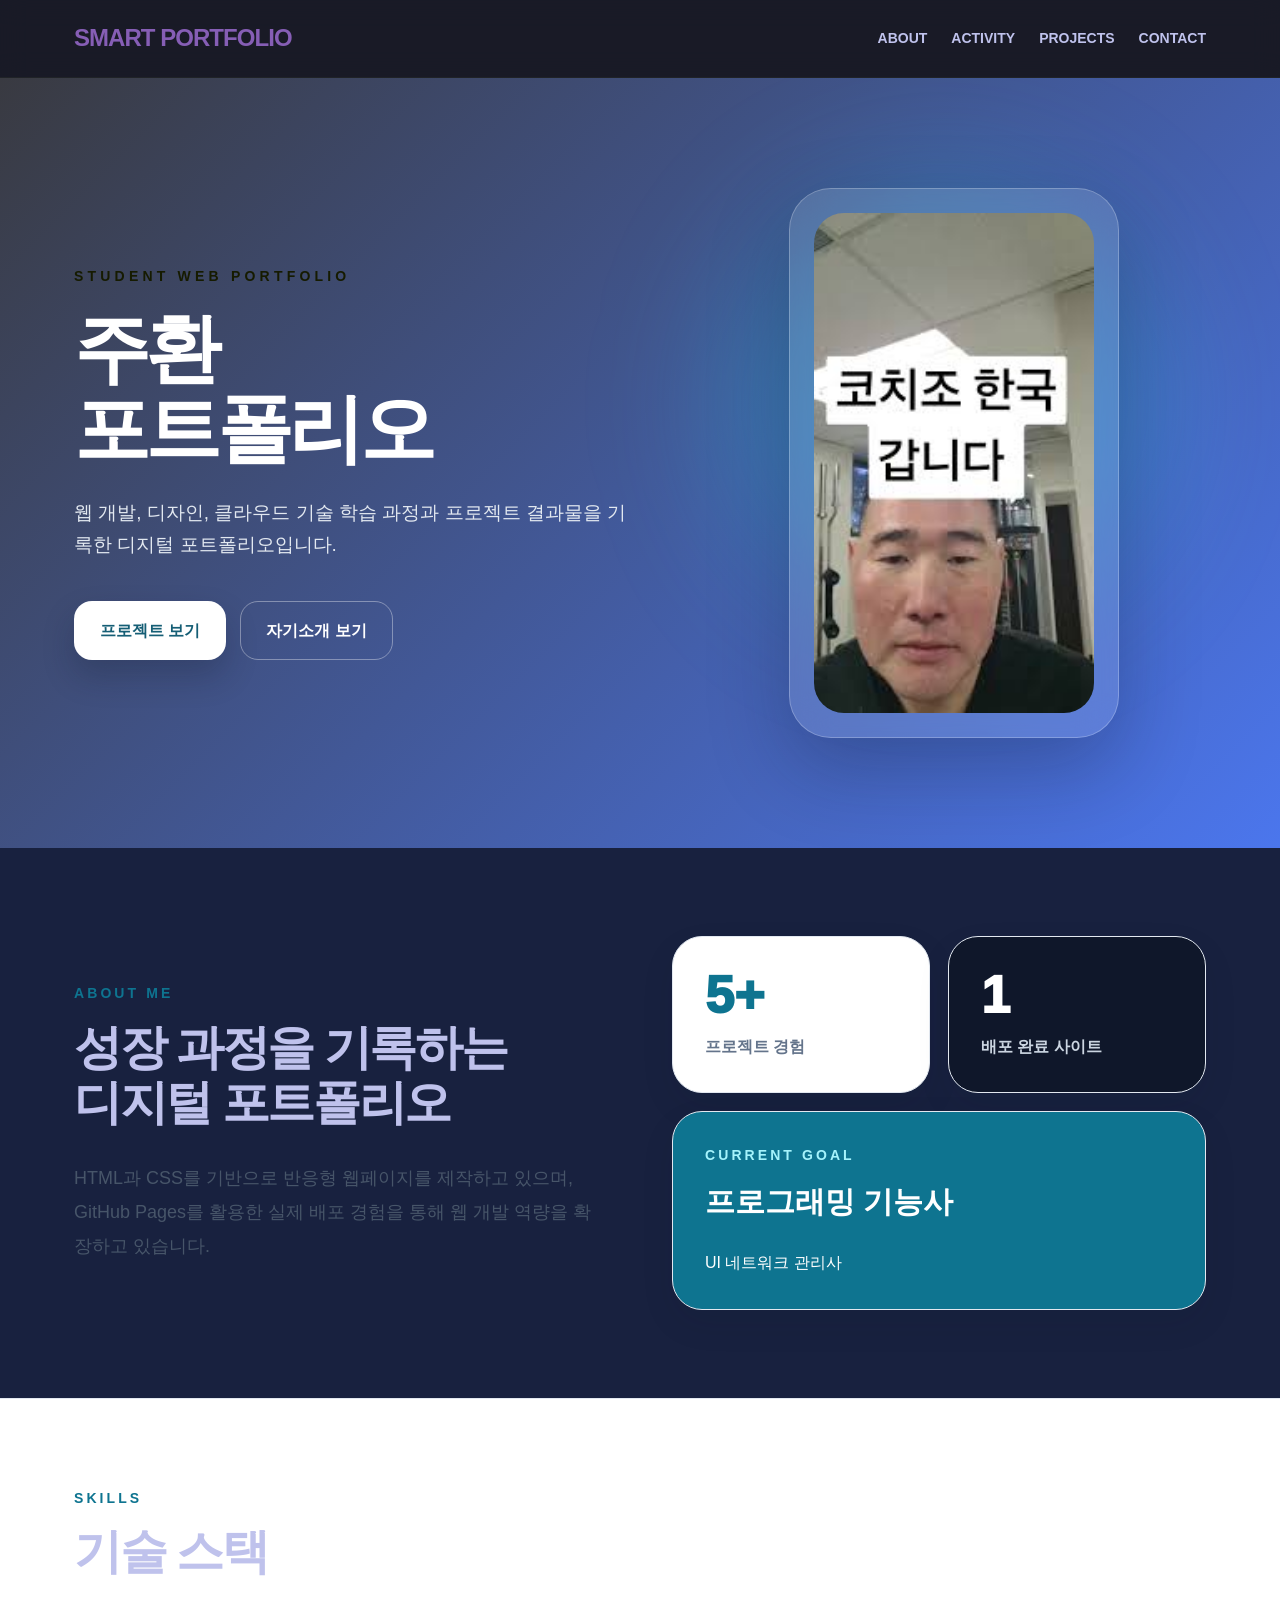
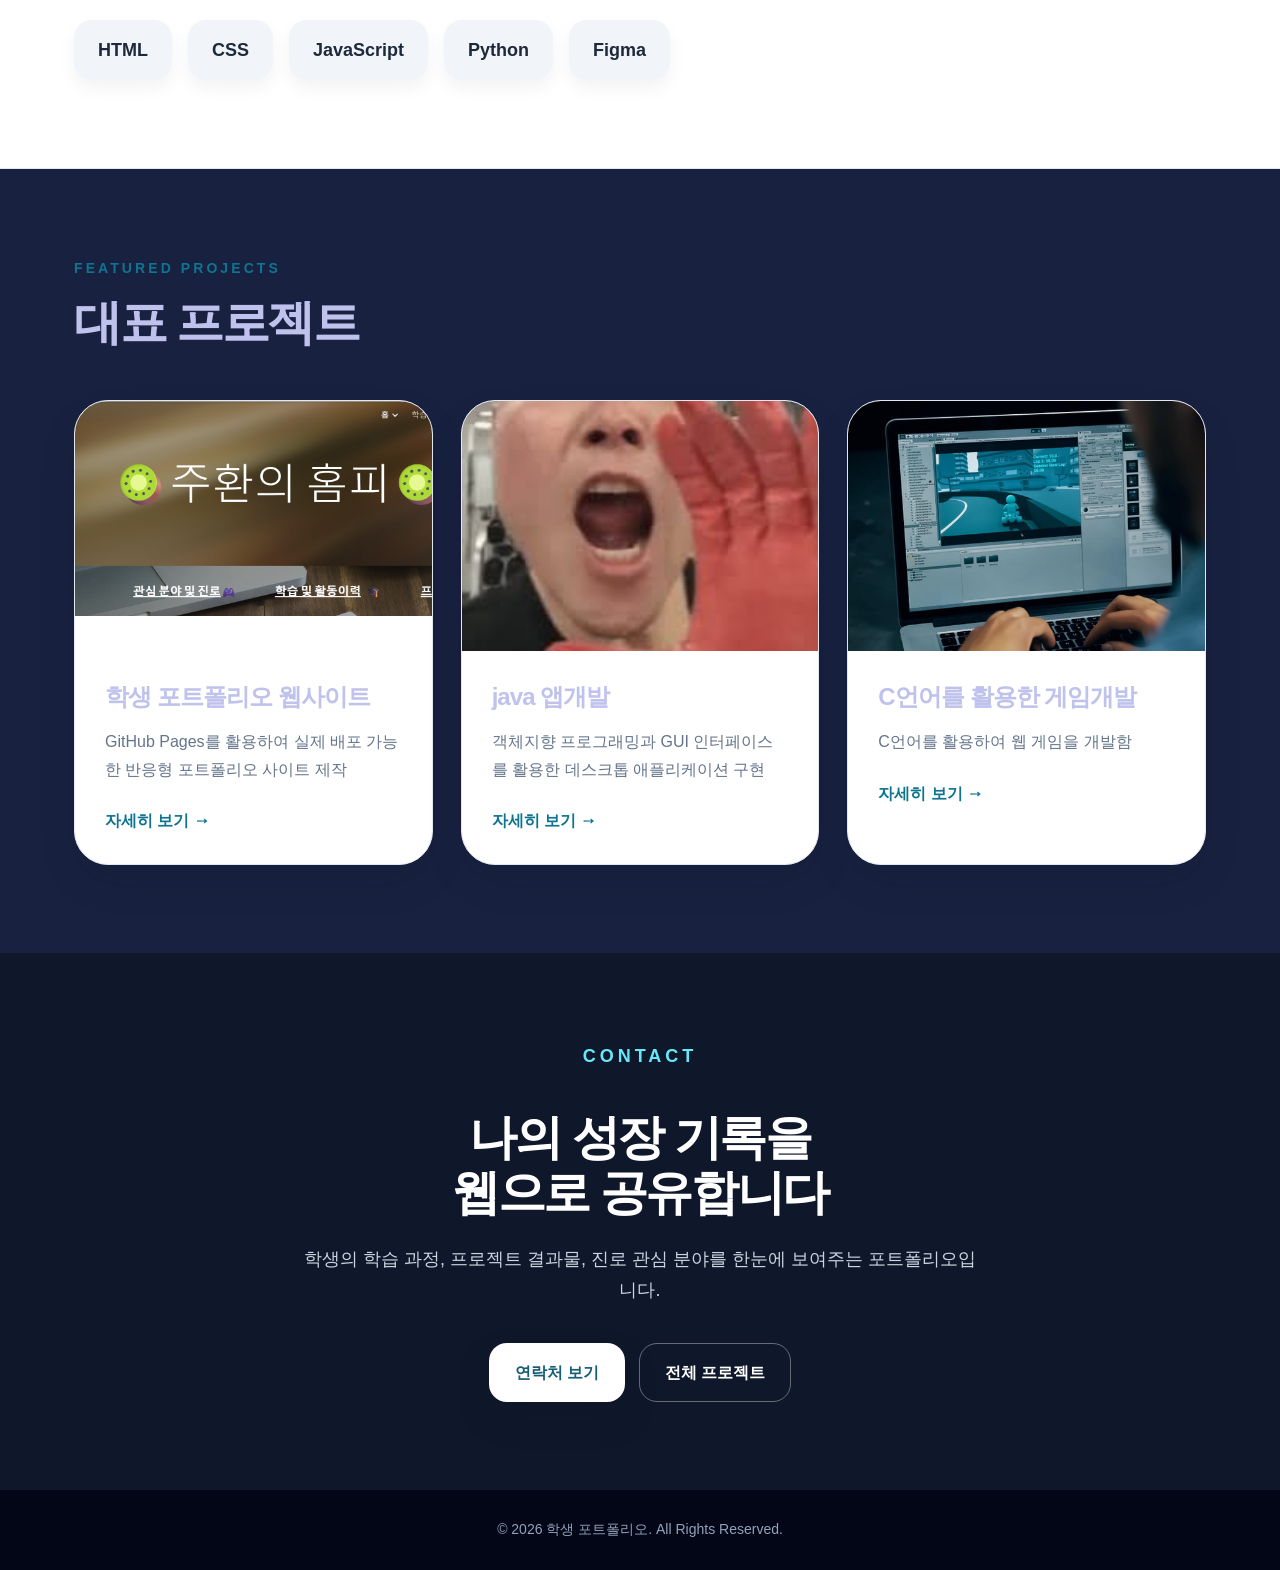
<file: index.html>
<!DOCTYPE html>
<html lang="ko">
<head>
  <meta charset="UTF-8" />
  <meta name="viewport" content="width=device-width, initial-scale=1.0" />
  <title>학생 포트폴리오</title>
  <link rel="stylesheet" href="css/style.css" />
</head>
<body>
  <header>
  <nav class="nav">
    <a href="index.html" class="logo">SMART PORTFOLIO</a>
    <ul class="menu">
      <li><a href="about.html" class="">ABOUT</a></li>
      <li><a href="activity.html" class="">ACTIVITY</a></li>
      <li><a href="projects.html" class="">PROJECTS</a></li>
      <li><a href="contact.html" class="">CONTACT</a></li>
    </ul>
  </nav>
</header>

  <section class="hero">
    <div class="hero-inner">
      <div>
        <p class="eyebrow">Student Web Portfolio</p>
        <h1>주환<br>포트폴리오</h1>
        <p class="hero-desc">
          웹 개발, 디자인, 클라우드 기술 학습 과정과 프로젝트 결과물을 기록한 디지털 포트폴리오입니다.
        </p>
        <div class="button-group">
          <a href="projects.html" class="btn btn-primary">프로젝트 보기</a>
          <a href="about.html" class="btn btn-secondary">자기소개 보기</a>
        </div>
      </div>
      <div class="hero-card">
        <img src="images/코치조.jpg" alt="프로필 이미지">
      </div>
    </div>
  </section>

  <main>
    <section>
      <div class="about-grid">
        <div>
          <p class="section-kicker">About Me</p>
          <h2 class="section-title">성장 과정을 기록하는<br>디지털 포트폴리오</h2>
          <p class="lead">
            HTML과 CSS를 기반으로 반응형 웹페이지를 제작하고 있으며, GitHub Pages를 활용한 실제 배포 경험을 통해 웹 개발 역량을 확장하고 있습니다.
          </p>
        </div>
        <div class="stat-grid">
          <div class="stat-card">
            <div class="stat-number">5+</div>
            <p class="stat-label">프로젝트 경험</p>
          </div>
          <div class="stat-card dark">
            <div class="stat-number">1</div>
            <p class="stat-label">배포 완료 사이트</p>
          </div>
          <div class="stat-card accent">
            <p class="section-kicker" style="color:#a5f3fc;">Current Goal</p>
            <h3 style="font-size:30px; line-height:1.35;">프로그래밍 기능사</h3><br>UI 네트워크 관리사</h3>
          </div>
        </div>
      </div>
    </section>

    <div class="skills-wrap">
      <div class="skills-inner">
        <p class="section-kicker">Skills</p>
        <h2 class="section-title">기술 스택</h2>
        <div class="skills-list">
          <span class="skill">HTML</span>
          <span class="skill">CSS</span>
          <span class="skill">JavaScript</span>
          <span class="skill">Python</span>
        
          <span class="skill">Figma</span>
        </div>
      </div>
    </div>

    <section>
      <p class="section-kicker">Featured Projects</p>
      <h2 class="section-title">대표 프로젝트</h2>
      <div class="project-grid">
        <article class="project-card">
          <img src="images/스크린샷 2026-05-12 113802.png" alt="웹 프로젝트 이미지">
          <div class="project-body">
            <h3>학생 포트폴리오 웹사이트</h3>
            <p>GitHub Pages를 활용하여 실제 배포 가능한 반응형 포트폴리오 사이트 제작</p>
            <a href="projects/project1.html" class="project-link">자세히 보기 →</a>
          </div>
        </article>
        <article class="project-card">
          <img src="images/조상일.jpg" alt="디자인 프로젝트 이미지">
          <div class="project-body">
            <h3>java 앱개발</h3>
            <p>객체지향 프로그래밍과 GUI 인터페이스를 활용한 데스크톱 애플리케이션 구현</p>
            <a href="projects/project2.html" class="project-link">자세히 보기 →</a>
          </div>
        </article>
        <article class="project-card">
          <img src="images/123123.jpg" alt="클라우드 프로젝트 이미지">
          <div class="project-body">
            <h3>C언어를 활용한 게임개발</h3>
            <p>C언어를 활용하여 웹 게임을 개발함</p>
            <a href="projects/project3.html" class="project-link">자세히 보기 →</a>
          </div>
        </article>
      </div>
    </section>
  </main>

  <div class="contact">
    <div class="contact-inner">
      <p class="section-kicker" style="color:#67e8f9;">Contact</p>
      <h2 class="section-title">나의 성장 기록을<br>웹으로 공유합니다</h2>
      <p>학생의 학습 과정, 프로젝트 결과물, 진로 관심 분야를 한눈에 보여주는 포트폴리오입니다.</p>
      <div class="button-group" style="justify-content:center;">
        <a href="contact.html" class="btn btn-primary">연락처 보기</a>
        <a href="projects.html" class="btn btn-secondary">전체 프로젝트</a>
      </div>
    </div>
  </div>

  <footer>
  © 2026 학생 포트폴리오. All Rights Reserved.
</footer>
</body>
</html>
</file>
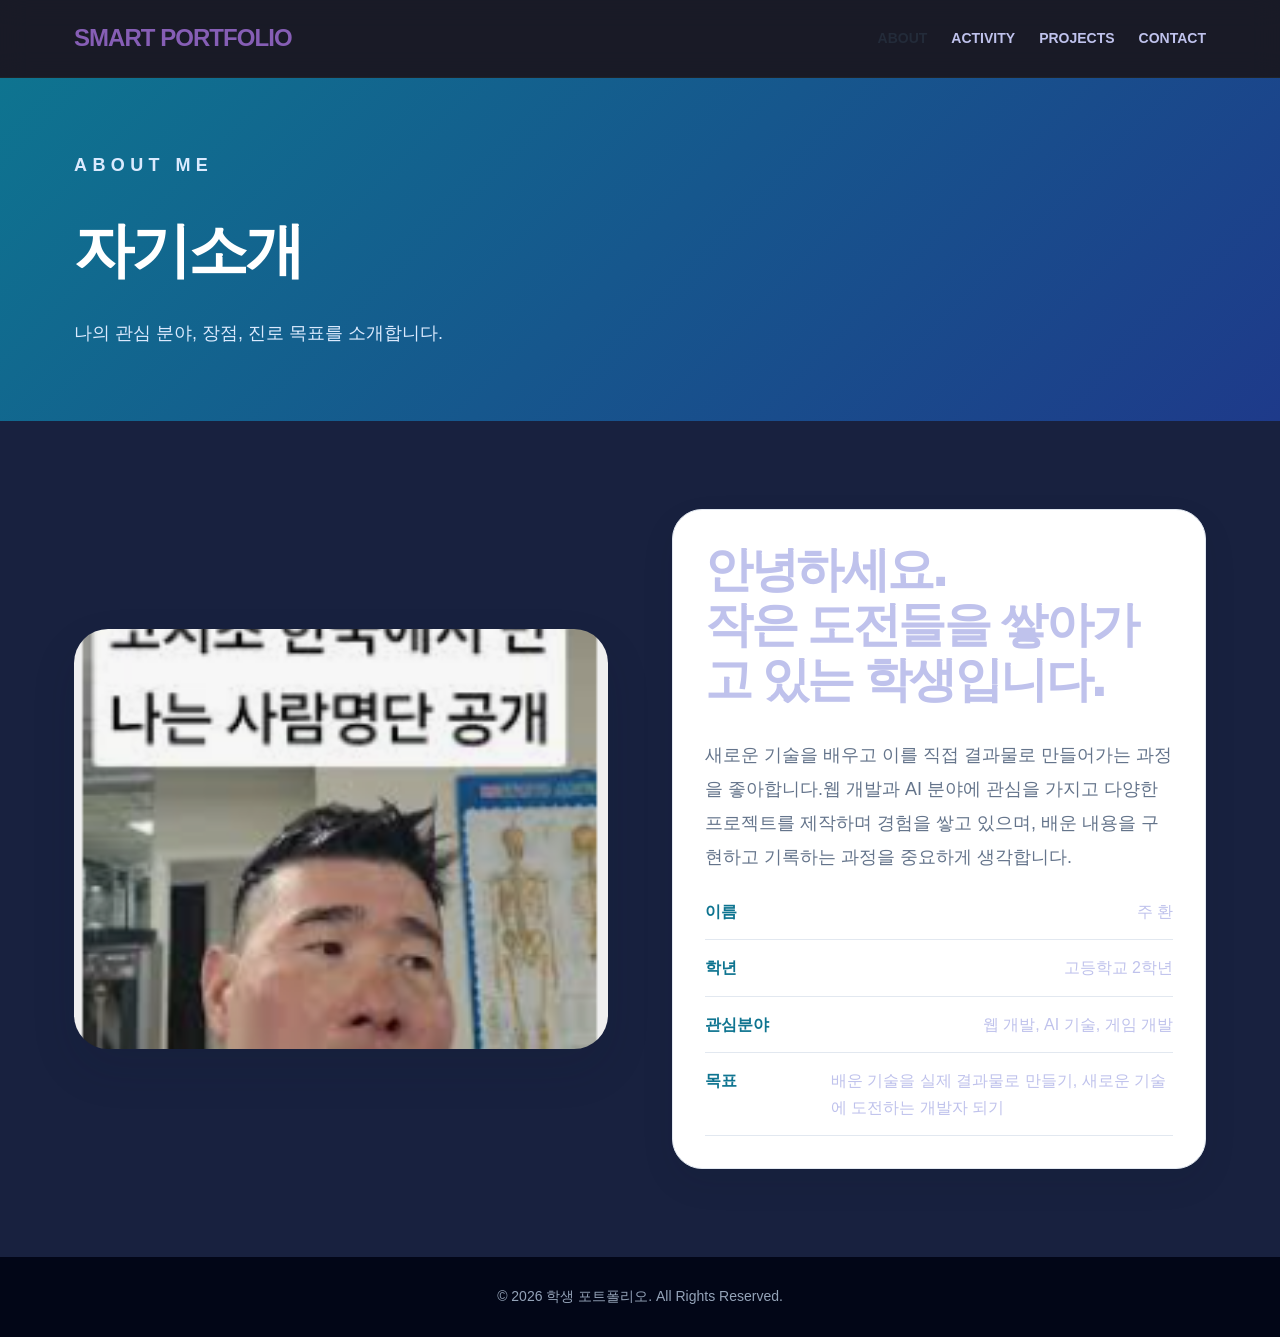
<file: about.html>
<!DOCTYPE html>
<html lang="ko">
<head>
  <meta charset="UTF-8" />
  <meta name="viewport" content="width=device-width, initial-scale=1.0" />
  <title>자기소개 | 학생 포트폴리오</title>
  <link rel="stylesheet" href="css/style.css" />
</head>
<body>
  <header>
  <nav class="nav">
    <a href="index.html" class="logo">SMART PORTFOLIO</a>
    <ul class="menu">
      <li><a href="about.html" class="active">ABOUT</a></li>
      <li><a href="activity.html" class="">ACTIVITY</a></li>
      <li><a href="projects.html" class="">PROJECTS</a></li>
      <li><a href="contact.html" class="">CONTACT</a></li>
    </ul>
  </nav>
</header>
  <div class="page-title">
    <div class="page-title-inner">
      <p class="eyebrow">About Me</p>
      <h1>자기소개</h1>
      <p>나의 관심 분야, 장점, 진로 목표를 소개합니다.</p>
    </div>
  </div>

  <main>
    <section class="two-grid">
      <div class="detail-image">
        <img src="images/스크린샷 2026-06-05 113704.png" alt="자기소개 이미지">
      </div>
      <div class="card">
        <h2 class="section-title">안녕하세요.<br> 작은 도전들을 쌓아가고 있는 학생입니다.</h2>
        <p class="lead">
          새로운 기술을 배우고 이를 직접 결과물로 만들어가는 과정을 좋아합니다.웹 개발과 AI 분야에 관심을 가지고 다양한 프로젝트를 제작하며 경험을 쌓고 있으며, 배운 내용을 구현하고 기록하는 과정을 중요하게 생각합니다.
        </p>
        <div class="info-list">
          <div class="info-item"><strong>이름</strong><span>주 환</span></div>
          <div class="info-item"><strong>학년</strong><span>고등학교 2학년</span></div>
          <div class="info-item"><strong>관심분야</strong><span>웹 개발, AI 기술, 게임 개발</span></div>
          <div class="info-item"><strong>목표</strong><span>배운 기술을 실제 결과물로 만들기, 새로운 기술에 도전하는 개발자 되기</span></div>
        </div>
      </div>
    </section>
  </main>
  <footer>
  © 2026 학생 포트폴리오. All Rights Reserved.
</footer>
</body>
</html>
</file>
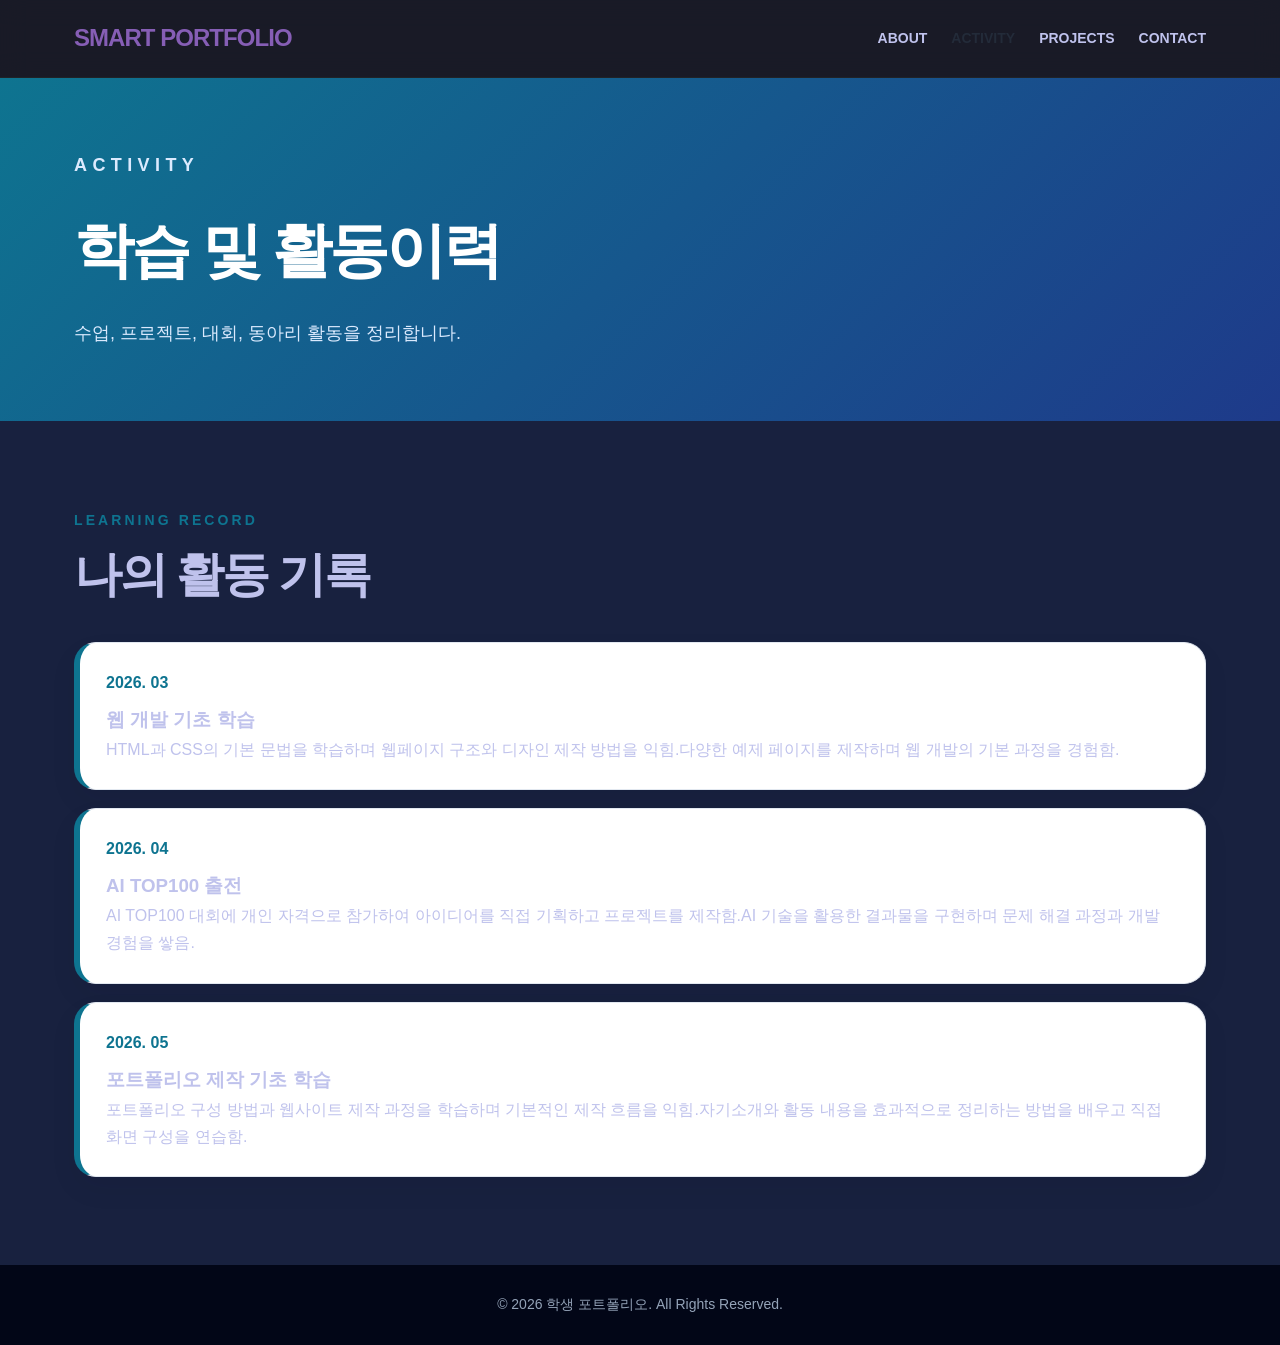
<file: activity.html>
<!DOCTYPE html>
<html lang="ko">
<head>
  <meta charset="UTF-8" />
  <meta name="viewport" content="width=device-width, initial-scale=1.0" />
  <title>활동이력 | 학생 포트폴리오</title>
  <link rel="stylesheet" href="css/style.css" />
</head>
<body>
  <header>
  <nav class="nav">
    <a href="index.html" class="logo">SMART PORTFOLIO</a>
    <ul class="menu">
      <li><a href="about.html" class="">ABOUT</a></li>
      <li><a href="activity.html" class="active">ACTIVITY</a></li>
      <li><a href="projects.html" class="">PROJECTS</a></li>
      <li><a href="contact.html" class="">CONTACT</a></li>
    </ul>
  </nav>
</header>
  <div class="page-title">
    <div class="page-title-inner">
      <p class="eyebrow">Activity</p>
      <h1>학습 및 활동이력</h1>
      <p>수업, 프로젝트, 대회, 동아리 활동을 정리합니다.</p>
    </div>
  </div>

  <main>
    <section>
      <p class="section-kicker">Learning Record</p>
      <h2 class="section-title">나의 활동 기록</h2>
      <div class="timeline">
        <div class="timeline-item">
          <span>2026. 03</span>
          <h3>웹 개발 기초 학습</h3>
          <p>HTML과 CSS의 기본 문법을 학습하며 웹페이지 구조와 디자인 제작 방법을 익힘.다양한 예제 페이지를 제작하며 웹 개발의 기본 과정을 경험함.</p>
        </div>
        <div class="timeline-item">
          <span>2026. 04</span>
          <h3>AI TOP100 출전</h3>
          <p>AI TOP100 대회에 개인 자격으로 참가하여 아이디어를 직접 기획하고 프로젝트를 제작함.AI 기술을 활용한 결과물을 구현하며 문제 해결 과정과 개발 경험을 쌓음.</p>
        </div>
        <div class="timeline-item">
          <span>2026. 05</span>
          <h3>포트폴리오 제작 기초 학습</h3>
          <p>포트폴리오 구성 방법과 웹사이트 제작 과정을 학습하며 기본적인 제작 흐름을 익힘.자기소개와 활동 내용을 효과적으로 정리하는 방법을 배우고 직접 화면 구성을 연습함.</p>
        </div>
      </div>
    </section>
  </main>
  <footer>
  © 2026 학생 포트폴리오. All Rights Reserved.
</footer>
</body>
</html>
</file>
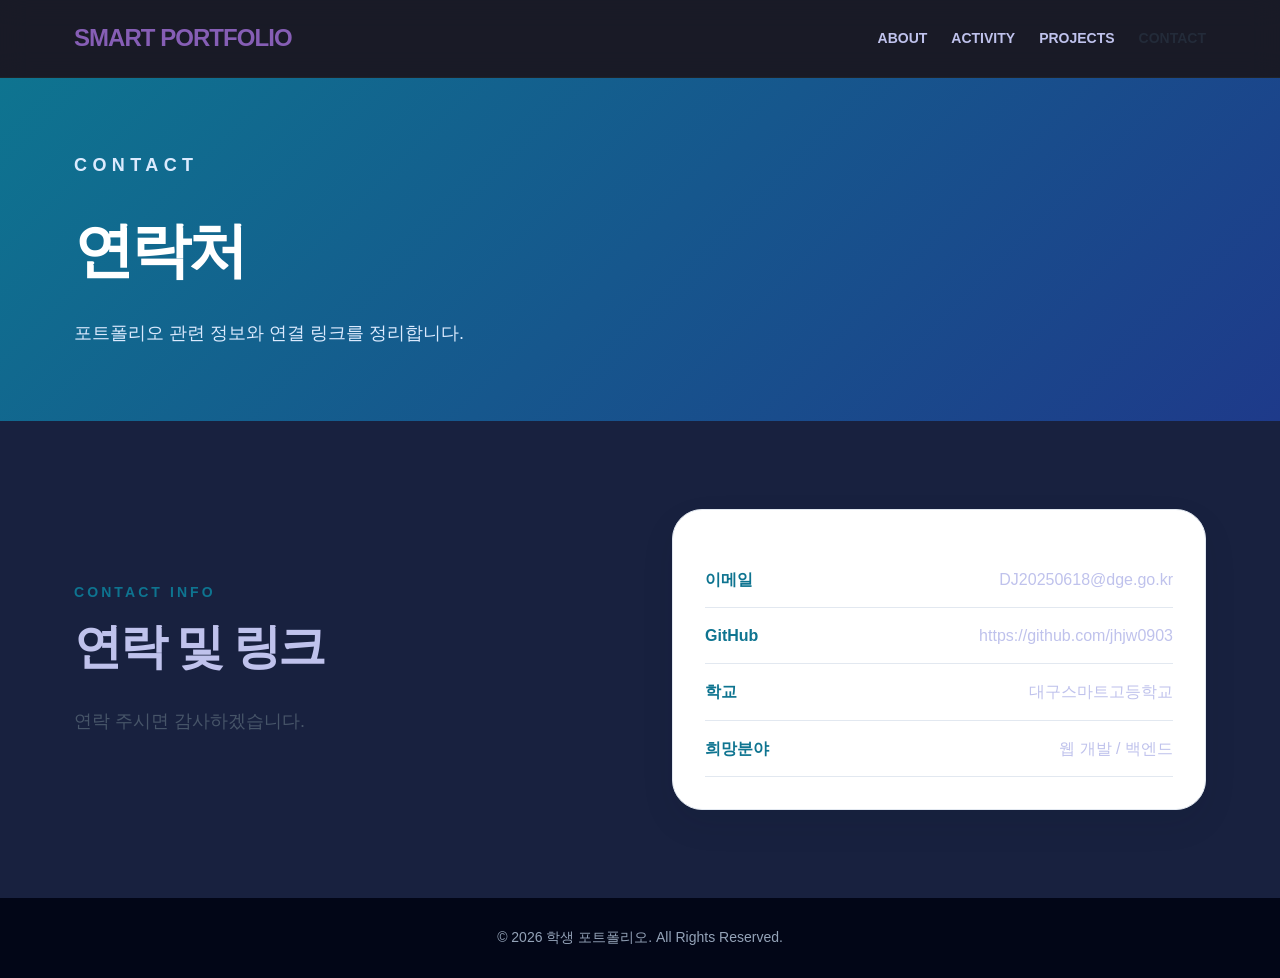
<file: contact.html>
<!DOCTYPE html>
<html lang="ko">
<head>
  <meta charset="UTF-8" />
  <meta name="viewport" content="width=device-width, initial-scale=1.0" />
  <title>연락처 | 학생 포트폴리오</title>
  <link rel="stylesheet" href="css/style.css" />
</head>
<body>
  <header>
  <nav class="nav">
    <a href="index.html" class="logo">SMART PORTFOLIO</a>
    <ul class="menu">
      <li><a href="about.html" class="">ABOUT</a></li>
      <li><a href="activity.html" class="">ACTIVITY</a></li>
      <li><a href="projects.html" class="">PROJECTS</a></li>
      <li><a href="contact.html" class="active">CONTACT</a></li>
    </ul>
  </nav>
</header>
  <div class="page-title">
    <div class="page-title-inner">
      <p class="eyebrow">Contact</p>
      <h1>연락처</h1>
      <p>포트폴리오 관련 정보와 연결 링크를 정리합니다.</p>
    </div>
  </div>

  <main>
    <section class="two-grid">
      <div>
        <p class="section-kicker">Contact Info</p>
        <h2 class="section-title">연락 및 링크</h2>
        <p class="lead">연락 주시면 감사하겠습니다.</p>
      </div>
      <div class="card">
        <div class="info-list">
          <div class="info-item"><strong>이메일</strong><span>DJ20250618@dge.go.kr</span></div>
          <div class="info-item"><strong>GitHub</strong><span>https://github.com/jhjw0903</span></div>
          <div class="info-item"><strong>학교</strong><span>대구스마트고등학교</span></div>
          <div class="info-item"><strong>희망분야</strong><span>웹 개발 / 백엔드</span></div>
        </div>
      </div>
    </section>
  </main>
  <footer>
  © 2026 학생 포트폴리오. All Rights Reserved.
</footer>
</body>
</html>
</file>
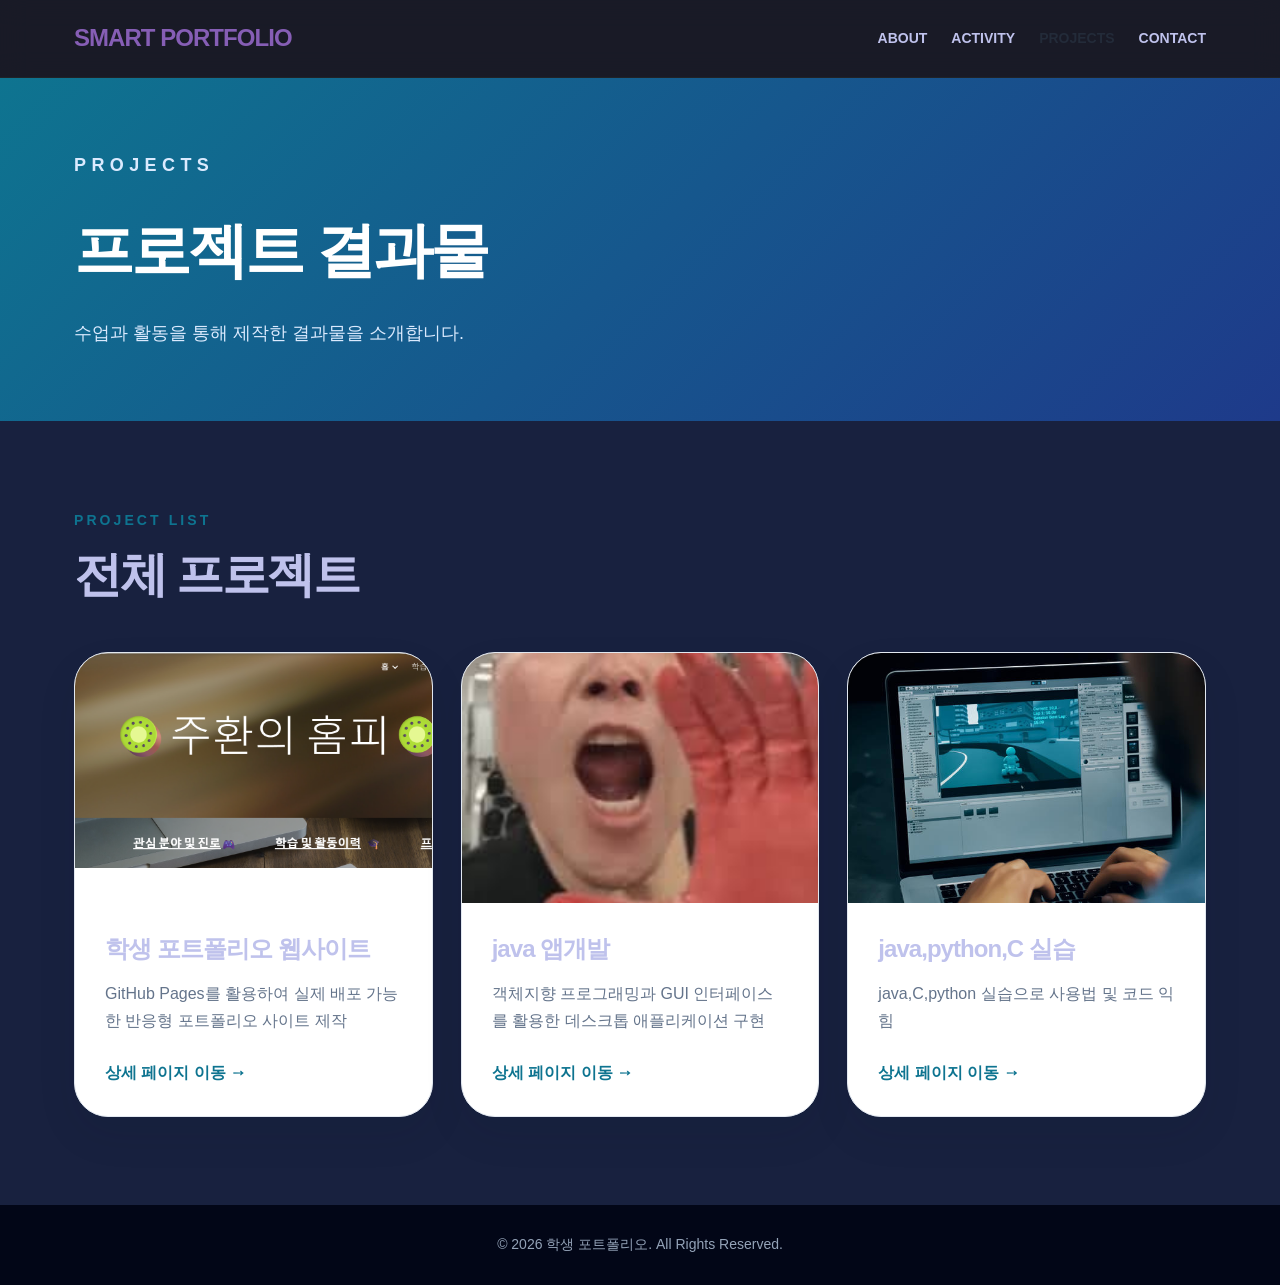
<file: projects.html>
<!DOCTYPE html>
<html lang="ko">
<head>
  <meta charset="UTF-8" />
  <meta name="viewport" content="width=device-width, initial-scale=1.0" />
  <title>프로젝트 | 학생 포트폴리오</title>
  <link rel="stylesheet" href="css/style.css" />
</head>
<body>
  <header>
  <nav class="nav">
    <a href="index.html" class="logo">SMART PORTFOLIO</a>
    <ul class="menu">
      <li><a href="about.html" class="">ABOUT</a></li>
      <li><a href="activity.html" class="">ACTIVITY</a></li>
      <li><a href="projects.html" class="active">PROJECTS</a></li>
      <li><a href="contact.html" class="">CONTACT</a></li>
    </ul>
  </nav>
</header>
  <div class="page-title">
    <div class="page-title-inner">
      <p class="eyebrow">Projects</p>
      <h1>프로젝트 결과물</h1>
      <p>수업과 활동을 통해 제작한 결과물을 소개합니다.</p>
    </div>
  </div>

  <main>
    <section>
      <p class="section-kicker">Project List</p>
      <h2 class="section-title">전체 프로젝트</h2>
      <div class="project-grid">
        <article class="project-card">
          <img src="images/스크린샷 2026-05-12 113802.png" alt="웹사이트 프로젝트 이미지">
          <div class="project-body">
            <h3>학생 포트폴리오 웹사이트</h3>
            <p>GitHub Pages를 활용하여 실제 배포 가능한 반응형 포트폴리오 사이트 제작</p>
            <a href="projects/project1.html" class="project-link">상세 페이지 이동 →</a>
          </div>
        </article>
        <article class="project-card">
          <img src="images//조상일.jpg" alt="디자인 프로젝트 이미지">
          <div class="project-body">
            <h3>java 앱개발</h3>
            <p>객체지향 프로그래밍과 GUI 인터페이스를 활용한 데스크톱 애플리케이션 구현</p>
            <a href="projects/project2.html" class="project-link">상세 페이지 이동 →</a>
          </div>
        </article>
        <article class="project-card">
          <img src="images/123123.jpg" alt="클라우드 프로젝트 이미지">
          <div class="project-body">
            <h3>java,python,C 실습</h3>
            <p>java,C,python 실습으로 사용법 및 코드 익힘</p>
            <a href="projects/project3.html" class="project-link">상세 페이지 이동 →</a>
          </div>
        </article>
      </div>
    </section>
  </main>
  <footer>
  © 2026 학생 포트폴리오. All Rights Reserved.
</footer>
</body>
</html>
</file>
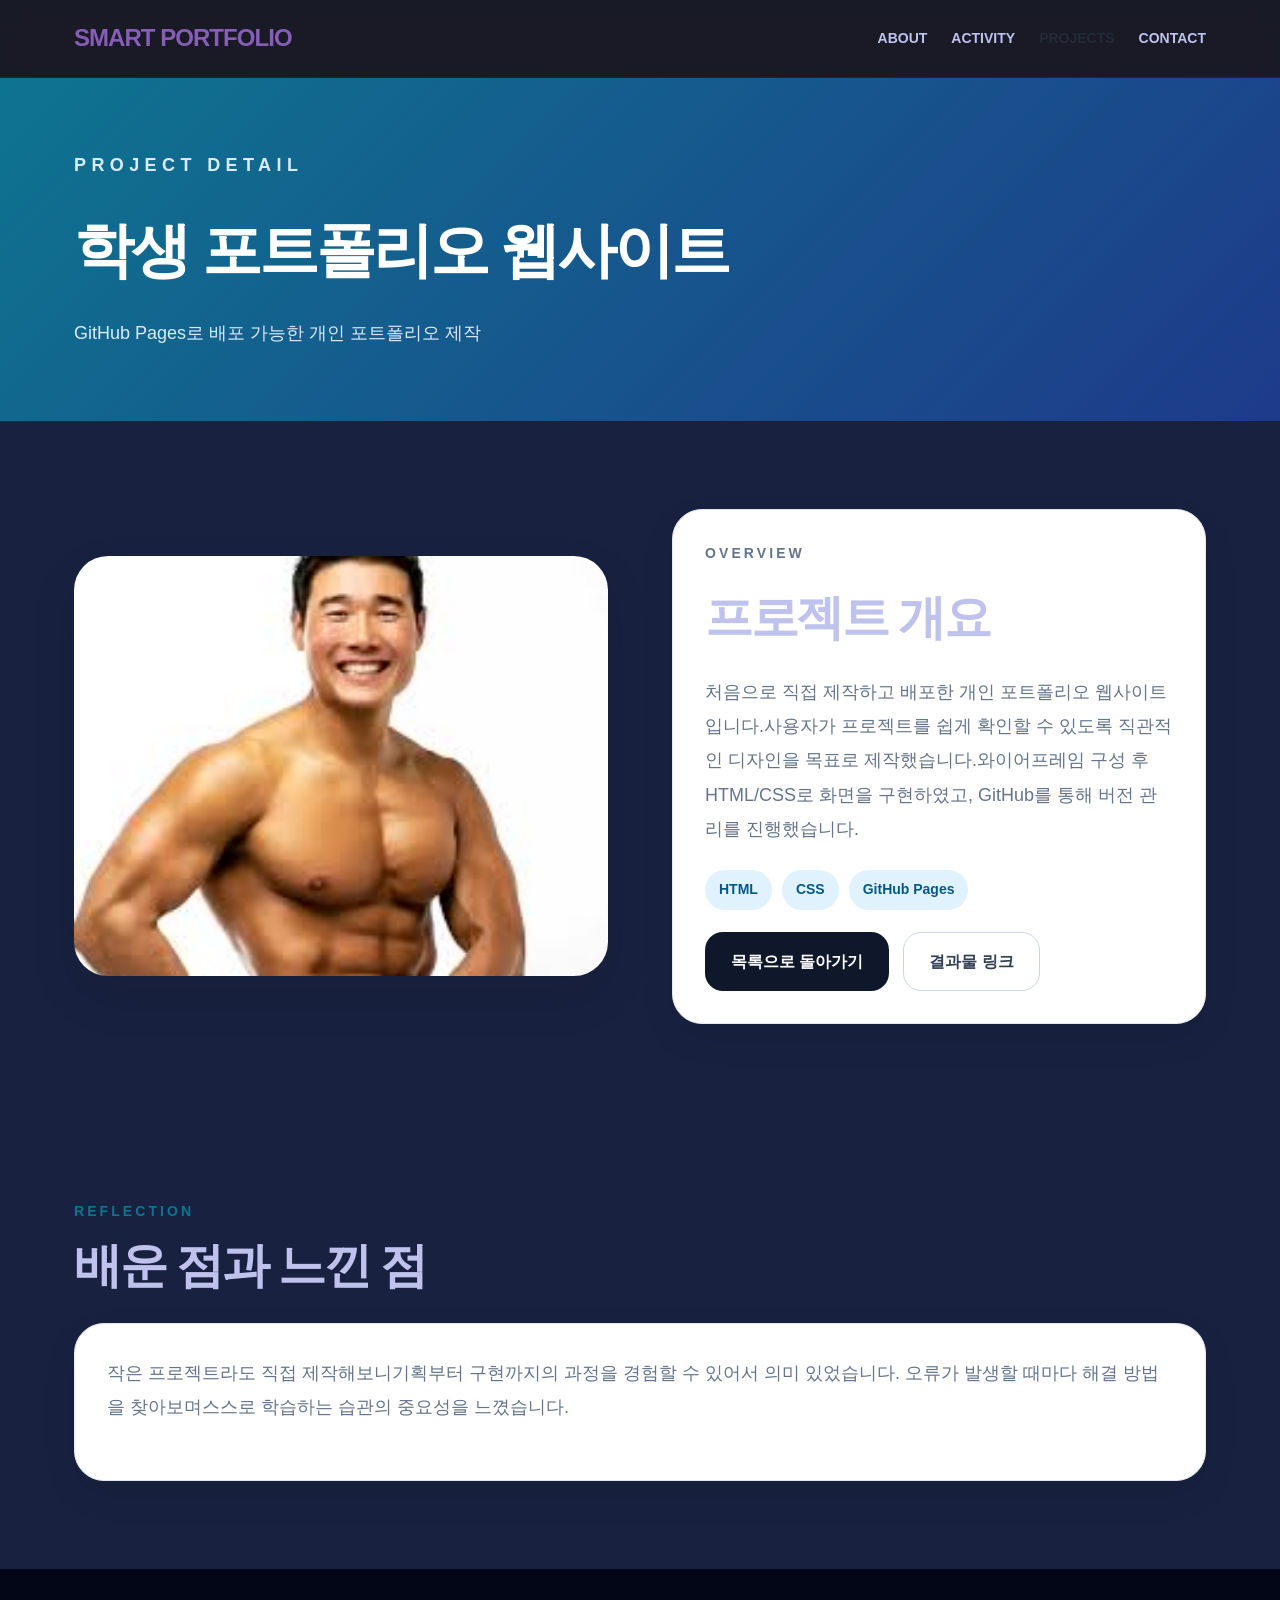
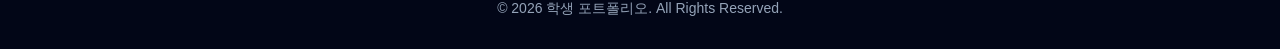
<file: projects/project1.html>
<!DOCTYPE html>
<html lang="ko">
<head>
  <meta charset="UTF-8" />
  <meta name="viewport" content="width=device-width, initial-scale=1.0" />
  <title>학생 포트폴리오 웹사이트 | 학생 포트폴리오</title>
  <link rel="stylesheet" href="../css/style.css" />
</head>
<body>
  <header>
    <nav class="nav">
      <a href="../index.html" class="logo">SMART PORTFOLIO</a>
      <ul class="menu">
        <li><a href="../about.html">ABOUT</a></li>
        <li><a href="../activity.html">ACTIVITY</a></li>
        <li><a href="../projects.html" class="active">PROJECTS</a></li>
        <li><a href="../contact.html">CONTACT</a></li>
      </ul>
    </nav>
  </header>

  <div class="page-title">
    <div class="page-title-inner">
      <p class="eyebrow">Project Detail</p>
      <h1>학생 포트폴리오 웹사이트</h1>
      <p>GitHub Pages로 배포 가능한 개인 포트폴리오 제작</p>
    </div>
  </div>

  <main>
    <section class="two-grid">
      <div class="detail-image">
        <img src="../images/02코치조.jpg" alt="학생 포트폴리오 웹사이트 이미지">
      </div>
      <div class="card">
        <p class="section-kicker">Overview</p>
        <h2 class="section-title">프로젝트 개요</h2>
        <p class="lead">
          처음으로 직접 제작하고 배포한 개인 포트폴리오 웹사이트입니다.사용자가 프로젝트를 쉽게 확인할 수 있도록 직관적인 디자인을 목표로 제작했습니다.와이어프레임 구성 후 HTML/CSS로 화면을 구현하였고,
GitHub를 통해 버전 관리를 진행했습니다.
        </p>
        <div class="badge-list">
          <span class="badge">HTML</span>
          <span class="badge">CSS</span>
          <span class="badge">GitHub Pages</span>
        </div>
        <div class="button-group">
          <a href="../projects.html" class="btn btn-dark">목록으로 돌아가기</a>
          <a href="#" class="btn btn-outline">결과물 링크</a>
        </div>
      </div>
    </section>

    <section>
      <p class="section-kicker">Reflection</p>
      <h2 class="section-title">배운 점과 느낀 점</h2>
      <div class="card">
        <p class="lead">
          작은 프로젝트라도 직접 제작해보니기획부터 구현까지의 과정을 경험할 수 있어서 의미 있었습니다. 오류가 발생할 때마다 해결 방법을 찾아보며스스로 학습하는 습관의 중요성을 느꼈습니다.
        </p>
      </div>
    </section>
  </main>
  <footer>
  © 2026 학생 포트폴리오. All Rights Reserved.
</footer>
</body>
</html>
</file>
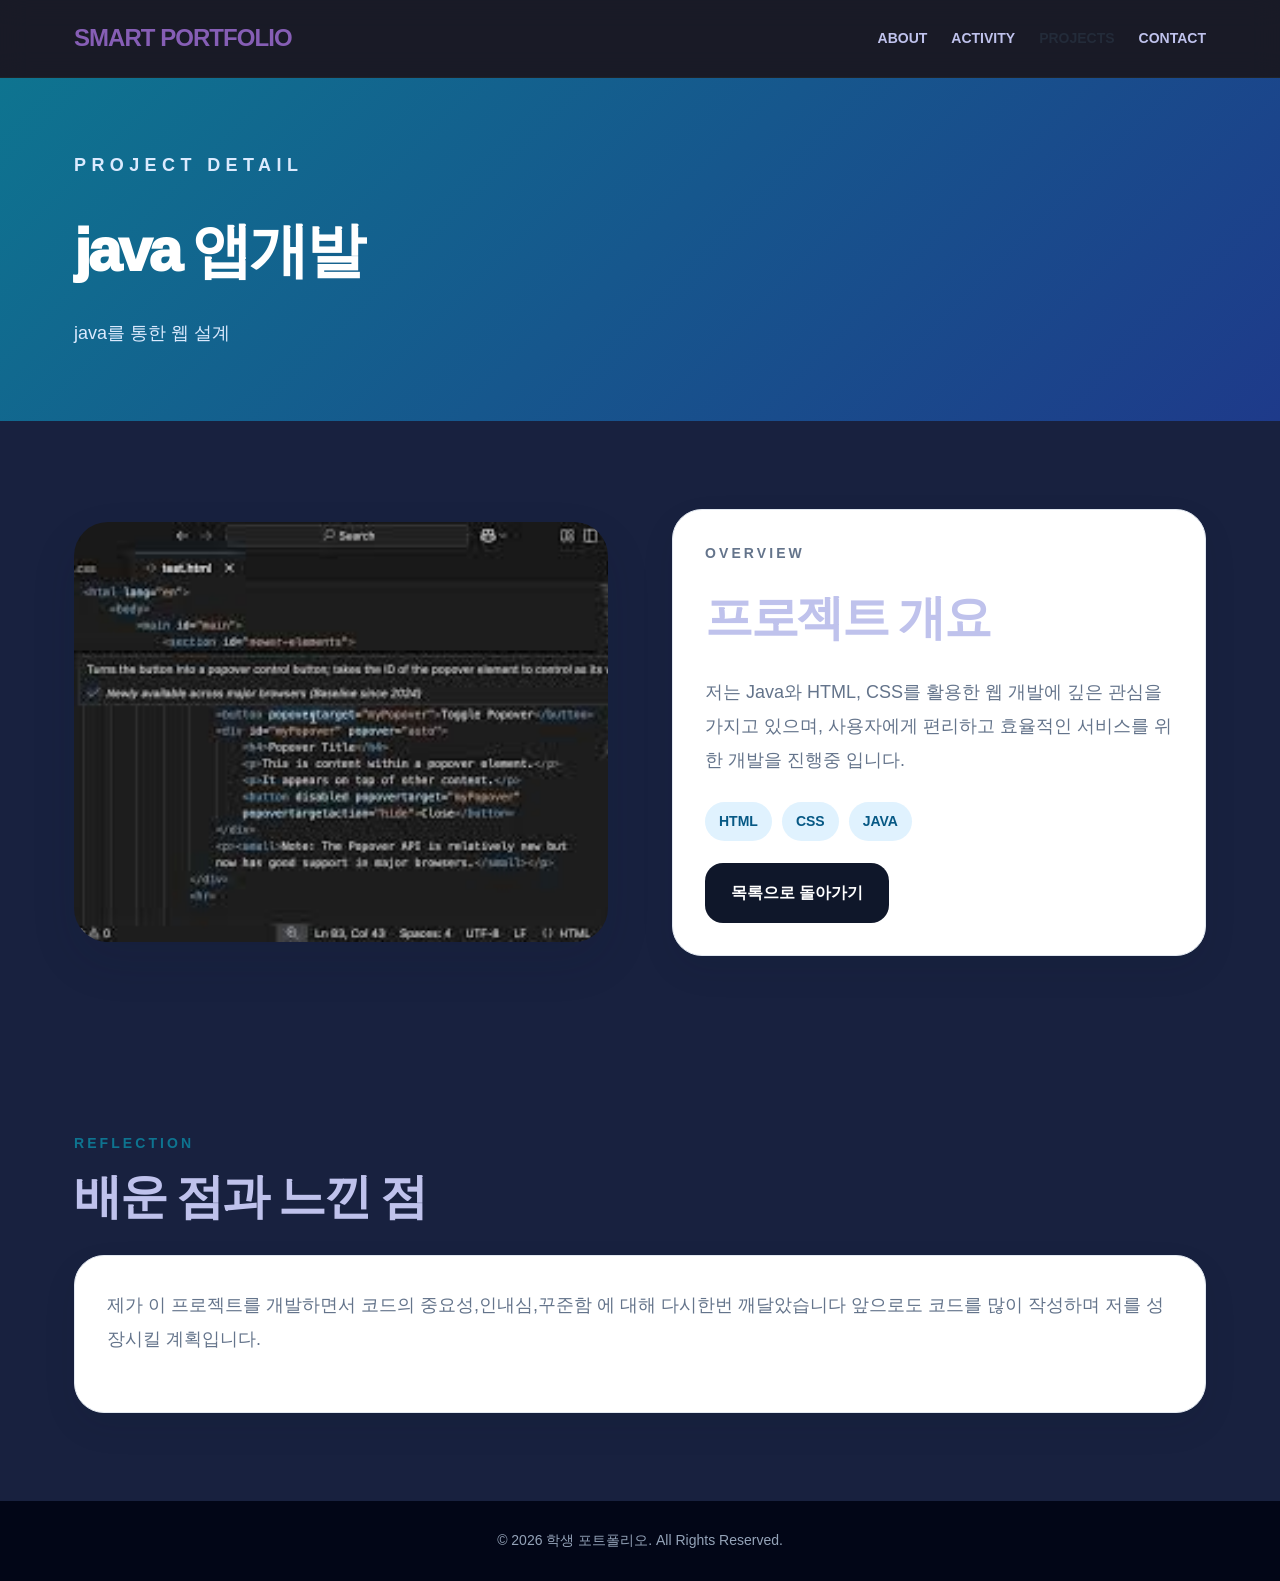
<file: projects/project2.html>
<!DOCTYPE html>
<html lang="ko">
<head>
  <meta charset="UTF-8" />
  <meta name="viewport" content="width=device-width, initial-scale=1.0" />
  <title>학교 홍보 디자인 | 학생 포트폴리오</title>
  <link rel="stylesheet" href="../css/style.css" />
</head>
<body>
  <header>
    <nav class="nav">
      <a href="../index.htm1" class="logo">SMART PORTFOLIO</a>
      <ul class="menu">
        <li><a href="../about.html">ABOUT</a></li>
        <li><a href="../activity.html">ACTIVITY</a></li>
        <li><a href="../projects.html" class="active">PROJECTS</a></li>
        <li><a href="../contact.html">CONTACT</a></li>
      </ul>
    </nav>
  </header>

  <div class="page-title">
    <div class="page-title-inner">
      <p class="eyebrow">Project Detail</p>
      <h1>java 앱개발</h1>
      <p>java를 통한 웹 설계</p>
    </div>
  </div>

  <main>
    <section class="two-grid">
      <div class="detail-image">
        <img src="../images/01.jpg" alt=>
      </div>
      <div class="card">
        <p class="section-kicker">Overview</p>
        <h2 class="section-title">프로젝트 개요</h2>
        <p class="lead">
          저는 Java와 HTML, CSS를 활용한 웹 개발에 깊은 관심을 가지고 있으며, 사용자에게 편리하고 효율적인 서비스를 위한 개발을 진행중 입니다.
        </p>
        <div class="badge-list">
          <span class="badge">HTML</span>
          <span class="badge">CSS</span>
          <span class="badge">JAVA</span>
        </div>
        <div class="button-group">
          <a href="../projects.html" class="btn btn-dark">목록으로 돌아가기</a>
         
        </div>
      </div>
    </section>

    <section>
      <p class="section-kicker">Reflection</p>
      <h2 class="section-title">배운 점과 느낀 점</h2>
      <div class="card">
        <p class="lead">
          제가 이 프로젝트를 개발하면서 코드의 중요성,인내심,꾸준함 에 대해 다시한번 깨달았습니다 앞으로도 코드를 많이 작성하며 저를 성장시킬 계획입니다.
        </p>
      </div>
    </section>
  </main>
  <footer>
  © 2026 학생 포트폴리오. All Rights Reserved.
</footer>
</body>
</html>
</file>
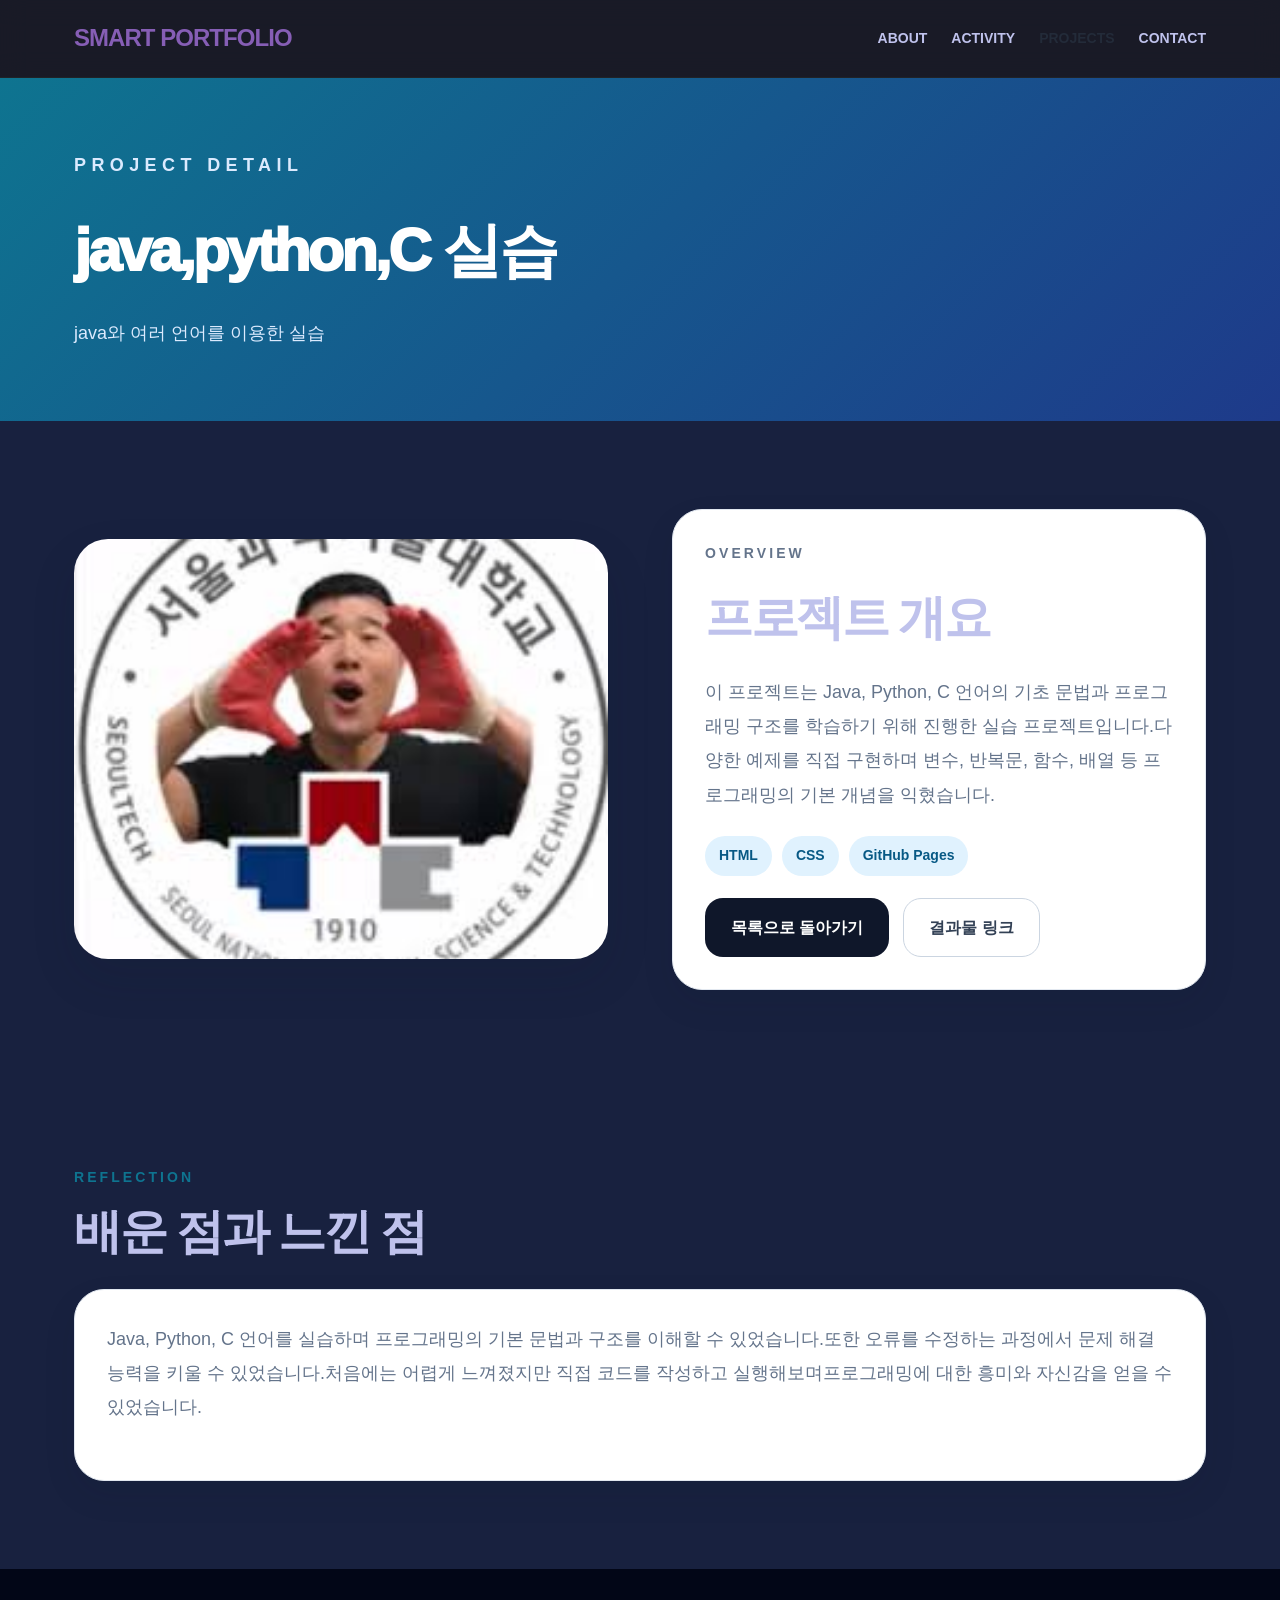
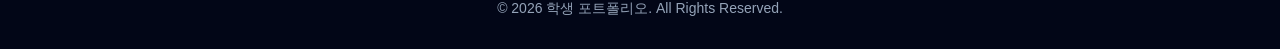
<file: projects/project3.html>
<!DOCTYPE html>
<html lang="ko">
<head>
  <meta charset="UTF-8" />
  <meta name="viewport" content="width=device-width, initial-scale=1.0" />
  <title>클라우드 인프라 실습 | 학생 포트폴리오</title>
  <link rel="stylesheet" href="../css/style.css" />
</head>
<body>
  <header>
    <nav class="nav">
      <a href="../index.html" class="logo">SMART PORTFOLIO</a>
      <ul class="menu">
        <li><a href="../about.html">ABOUT</a></li>
        <li><a href="../activity.html">ACTIVITY</a></li>
        <li><a href="../projects.html" class="active">PROJECTS</a></li>
        <li><a href="../contact.html">CONTACT</a></li>
      </ul>
    </nav>
  </header>

  <div class="page-title">
    <div class="page-title-inner">
      <p class="eyebrow">Project Detail</p>
      <h1>java,python,C 실습</h1>
      <p>java와 여러 언어를 이용한 실습</p>
    </div>
  </div>

  <main>
    <section class="two-grid">
      <div class="detail-image">
        <img src="../images/코치조03서울과기대합격기원.jpg" alt="클라우드 인프라 실습 이미지">
      </div>
      <div class="card">
        <p class="section-kicker">Overview</p>
        <h2 class="section-title">프로젝트 개요</h2>
        <p class="lead">
          이 프로젝트는 Java, Python, C 언어의 기초 문법과 프로그래밍 구조를 학습하기 위해 진행한 실습 프로젝트입니다.다양한 예제를 직접 구현하며 변수, 반복문, 함수, 배열 등 프로그래밍의 기본 개념을 익혔습니다.
        </p>
        <div class="badge-list">
          <span class="badge">HTML</span>
          <span class="badge">CSS</span>
          <span class="badge">GitHub Pages</span>
        </div>
        <div class="button-group">
          <a href="../projects.html" class="btn btn-dark">목록으로 돌아가기</a>
          <a href="#" class="btn btn-outline">결과물 링크</a>
        </div>
      </div>
    </section>

    <section>
      <p class="section-kicker">Reflection</p>
      <h2 class="section-title">배운 점과 느낀 점</h2>
      <div class="card">
        <p class="lead">
          Java, Python, C 언어를 실습하며
프로그래밍의 기본 문법과 구조를 이해할 수 있었습니다.또한 오류를 수정하는 과정에서 문제 해결 능력을 키울 수 있었습니다.처음에는 어렵게 느껴졌지만 직접 코드를 작성하고 실행해보며프로그래밍에 대한 흥미와 자신감을 얻을 수 있었습니다.
        </p>
      </div>
    </section>
  </main>
  <footer>
  © 2026 학생 포트폴리오. All Rights Reserved.
</footer>
</body>
</html>
</file>
<file: css/style.css>
* {
  box-sizing: border-box;
  margin: 0;
  padding: 0;
}

html {
  scroll-behavior: smooth;
}

body {
  font-family: "Noto Sans KR", "Pretendard", Arial, sans-serif;
  background: #18213f;
  color: #bfc2ec;
  line-height: 1.7;
}

a {
  color: inherit;
  text-decoration: none;
}

img {
  display: block;
  width: 100%;
}

header {
  position: sticky;
  top: 0;
  z-index: 50;
  background: rgba(26, 26, 36, 0.88);
  backdrop-filter: blur(14px);
  border-bottom: 1px solid #202327;
}

.nav {
  max-width: 1180px;
  margin: 0 auto;
  padding: 18px 24px;
  display: flex;
  justify-content: space-between;
  align-items: center;
  gap: 24px;
}

.logo {
  font-size: 24px;
  font-weight: 900;
  color: #865eb5;
  letter-spacing: -0.04em;
}

.menu {
  display: flex;
  gap: 24px;
  list-style: none;
  font-size: 14px;
  font-weight: 800;
}

.menu a:hover,
.menu a.active {
  color: #94e8ff16;
}

.hero {
  position: relative;
  overflow: hidden;
  background: linear-gradient(135deg, #393a41, #4b76ed);
  color: white;
}

.hero::before {
  content: "";
  position: absolute;
  width: 420px;
  height: 420px;
  border-radius: 999px;
  background: rgba(34, 211, 238, 0.28);
  filter: blur(70px);
  right: 10%;
  top: 15%;
}

.hero-inner {
  position: relative;
  max-width: 1180px;
  margin: 0 auto;
  padding: 110px 24px;
  display: grid;
  grid-template-columns: 1.05fr 0.95fr;
  gap: 72px;
  align-items: center;
}

.eyebrow {
  color: #161b00;
  text-transform: uppercase;
  letter-spacing: 0.3em;
  font-size: 14px;
  font-weight: 800;
  margin-bottom: 20px;
}

.hero h1 {
  font-size: clamp(44px, 7vw, 76px);
  line-height: 1.05;
  font-weight: 950;
  letter-spacing: -0.06em;
  margin-bottom: 28px;
}

.hero-desc {
  max-width: 560px;
  color: #e2e8f0;
  font-size: 19px;
  margin-bottom: 40px;
}

.button-group {
  display: flex;
  flex-wrap: wrap;
  gap: 14px;
}

.btn {
  display: inline-flex;
  align-items: center;
  justify-content: center;
  padding: 15px 25px;
  border-radius: 18px;
  font-weight: 900;
  transition: 0.25s ease;
  border: 1px solid transparent;
}

.btn-primary {
  background: white;
  color: #155e75;
  box-shadow: 0 16px 32px rgba(15, 23, 42, 0.24);
}

.btn-dark {
  background: #0f172a;
  color: white;
}

.btn-secondary {
  border-color: rgba(255, 255, 255, 0.36);
  color: white;
}

.btn-outline {
  border-color: #cbd5e1;
  color: #334155;
  background: white;
}

.btn:hover {
  transform: translateY(-3px);
}

.hero-card {
  position: relative;
  max-width: 430px;
  margin: 0 auto;
  padding: 24px;
  border-radius: 42px;
  background: rgba(255, 255, 255, 0.12);
  border: 1px solid rgba(255, 255, 255, 0.24);
  backdrop-filter: blur(20px);
  box-shadow: 0 30px 80px rgba(15, 23, 42, 0.28);
}

.hero-card img {
  height: 500px;
  object-fit: cover;
  border-radius: 30px;
}

.page-title {
  background: linear-gradient(135deg, #0e7490, #1e3a8a);
  color: white;
}

.page-title-inner {
  max-width: 1180px;
  margin: 0 auto;
  padding: 72px 24px;
}

.page-title h1 {
  font-size: clamp(38px, 5vw, 60px);
  font-weight: 950;
  letter-spacing: -0.05em;
  margin-bottom: 16px;
}

.page-title p {
  color: #dbeafe;
  font-size: 18px;
}

main section,
.section {
  max-width: 1180px;
  margin: 0 auto;
  padding: 88px 24px;
}

.section-kicker {
  color: #0e7490;
  text-transform: uppercase;
  letter-spacing: 0.22em;
  font-size: 14px;
  font-weight: 900;
  margin-bottom: 14px;
}

.section-title {
  font-size: clamp(32px, 4vw, 48px);
  font-weight: 950;
  line-height: 1.15;
  letter-spacing: -0.05em;
  margin-bottom: 30px;
}

.lead {
  color: #475569;
  font-size: 18px;
  line-height: 1.9;
}

.about-grid,
.two-grid {
  display: grid;
  grid-template-columns: 1fr 1fr;
  gap: 64px;
  align-items: center;
}

.card {
  background: white;
  border: 1px solid #e2e8f0;
  border-radius: 30px;
  padding: 32px;
  box-shadow: 0 14px 34px rgba(15, 23, 42, 0.08);
}

.stat-grid {
  display: grid;
  grid-template-columns: 1fr 1fr;
  gap: 18px;
}

.stat-card {
  padding: 32px;
  border-radius: 30px;
  background: white;
  border: 1px solid #e2e8f0;
  box-shadow: 0 14px 34px rgba(15, 23, 42, 0.08);
}

.stat-card.dark {
  background: #0f172a;
  color: white;
}

.stat-card.accent {
  grid-column: 1 / -1;
  background: #0e7490;
  color: white;
}

.stat-number {
  font-size: 52px;
  line-height: 1;
  font-weight: 950;
  color: #0e7490;
  margin-bottom: 12px;
}

.stat-card.dark .stat-number,
.stat-card.accent .stat-number {
  color: white;
}

.stat-label {
  color: #64748b;
  font-weight: 800;
}

.stat-card.dark .stat-label,
.stat-card.accent .stat-label {
  color: #cbd5e1;
}

.skills-wrap {
  max-width: none;
  background: white;
  border-top: 1px solid #e2e8f0;
  border-bottom: 1px solid #e2e8f0;
}

.skills-inner {
  max-width: 1180px;
  margin: 0 auto;
  padding: 88px 24px;
}

.skills-list {
  display: flex;
  flex-wrap: wrap;
  gap: 16px;
  margin-top: 40px;
}

.skill {
  padding: 15px 24px;
  border-radius: 18px;
  background: #f1f5f9;
  color: #1e293b;
  font-size: 18px;
  font-weight: 900;
  box-shadow: 0 8px 18px rgba(15, 23, 42, 0.05);
  transition: 0.25s ease;
}

.skill:hover {
  background: #0e7490;
  color: white;
  transform: translateY(-3px);
}

.project-grid,
.activity-grid {
  display: grid;
  grid-template-columns: repeat(3, 1fr);
  gap: 28px;
  margin-top: 50px;
}

.project-card {
  overflow: hidden;
  border-radius: 34px;
  background: white;
  border: 1px solid #e2e8f0;
  box-shadow: 0 18px 40px rgba(15, 23, 42, 0.08);
  transition: 0.3s ease;
}

.project-card:hover {
  transform: translateY(-8px);
  box-shadow: 0 28px 60px rgba(15, 23, 42, 0.14);
}

.project-card img {
  height: 250px;
  object-fit: cover;
}

.project-body {
  padding: 30px;
}

.project-body h3,
.card h3 {
  font-size: 24px;
  line-height: 1.3;
  letter-spacing: -0.04em;
  margin-bottom: 16px;
}

.project-body p,
.card p {
  color: #64748b;
  margin-bottom: 24px;
}

.project-link {
  color: #0e7490;
  font-weight: 950;
}

.info-list {
  display: grid;
  gap: 14px;
  margin-top: 24px;
}

.info-item {
  display: flex;
  justify-content: space-between;
  gap: 16px;
  padding-bottom: 14px;
  border-bottom: 1px solid #e2e8f0;
}

.info-item strong {
  color: #0e7490;
  min-width: 110px;
}

.timeline {
  display: grid;
  gap: 18px;
  margin-top: 40px;
}

.timeline-item {
  background: white;
  border-left: 6px solid #0e7490;
  border-radius: 22px;
  padding: 26px;
  border-top: 1px solid #e2e8f0;
  border-right: 1px solid #e2e8f0;
  border-bottom: 1px solid #e2e8f0;
  box-shadow: 0 12px 28px rgba(15, 23, 42, 0.06);
}

.timeline-item span {
  display: inline-block;
  color: #0e7490;
  font-weight: 900;
  margin-bottom: 8px;
}

.detail-image {
  border-radius: 34px;
  overflow: hidden;
  box-shadow: 0 20px 46px rgba(15, 23, 42, 0.12);
}

.detail-image img {
  height: 420px;
  object-fit: cover;
}

.badge-list {
  display: flex;
  flex-wrap: wrap;
  gap: 10px;
  margin: 22px 0;
}

.badge {
  background: #e0f2fe;
  color: #075985;
  border-radius: 999px;
  padding: 8px 14px;
  font-weight: 900;
  font-size: 14px;
}

.contact {
  max-width: none;
  background: #0f172a;
  color: white;
}

.contact-inner {
  max-width: 1180px;
  margin: 0 auto;
  padding: 88px 24px;
  text-align: center;
}

.contact .section-title {
  margin-bottom: 24px;
}

.contact p {
  color: #cbd5e1;
  max-width: 680px;
  margin: 0 auto 38px;
  font-size: 18px;
}

footer {
  background: #020617;
  color: #94a3b8;
  text-align: center;
  padding: 28px 16px;
  font-size: 14px;
}

@media (max-width: 900px) {
  .hero-inner,
  .about-grid,
  .two-grid,
  .project-grid,
  .activity-grid {
    grid-template-columns: 1fr;
  }

  .hero-inner {
    padding: 80px 24px;
  }

  .hero-card img {
    height: 420px;
  }

  .menu {
    gap: 14px;
    flex-wrap: wrap;
    justify-content: flex-end;
  }
}

@media (max-width: 560px) {
  .nav {
    align-items: flex-start;
    flex-direction: column;
  }

  .menu {
    justify-content: flex-start;
  }

  .hero-inner,
  main section,
  .section,
  .skills-inner,
  .contact-inner,
  .page-title-inner {
    padding-left: 18px;
    padding-right: 18px;
  }

  .hero-card img,
  .detail-image img {
    height: 340px;
  }

  .stat-grid {
    grid-template-columns: 1fr;
  }

  .stat-card.accent {
    grid-column: auto;
  }

  .info-item {
    flex-direction: column;
    gap: 4px;
  }
}
</file>
